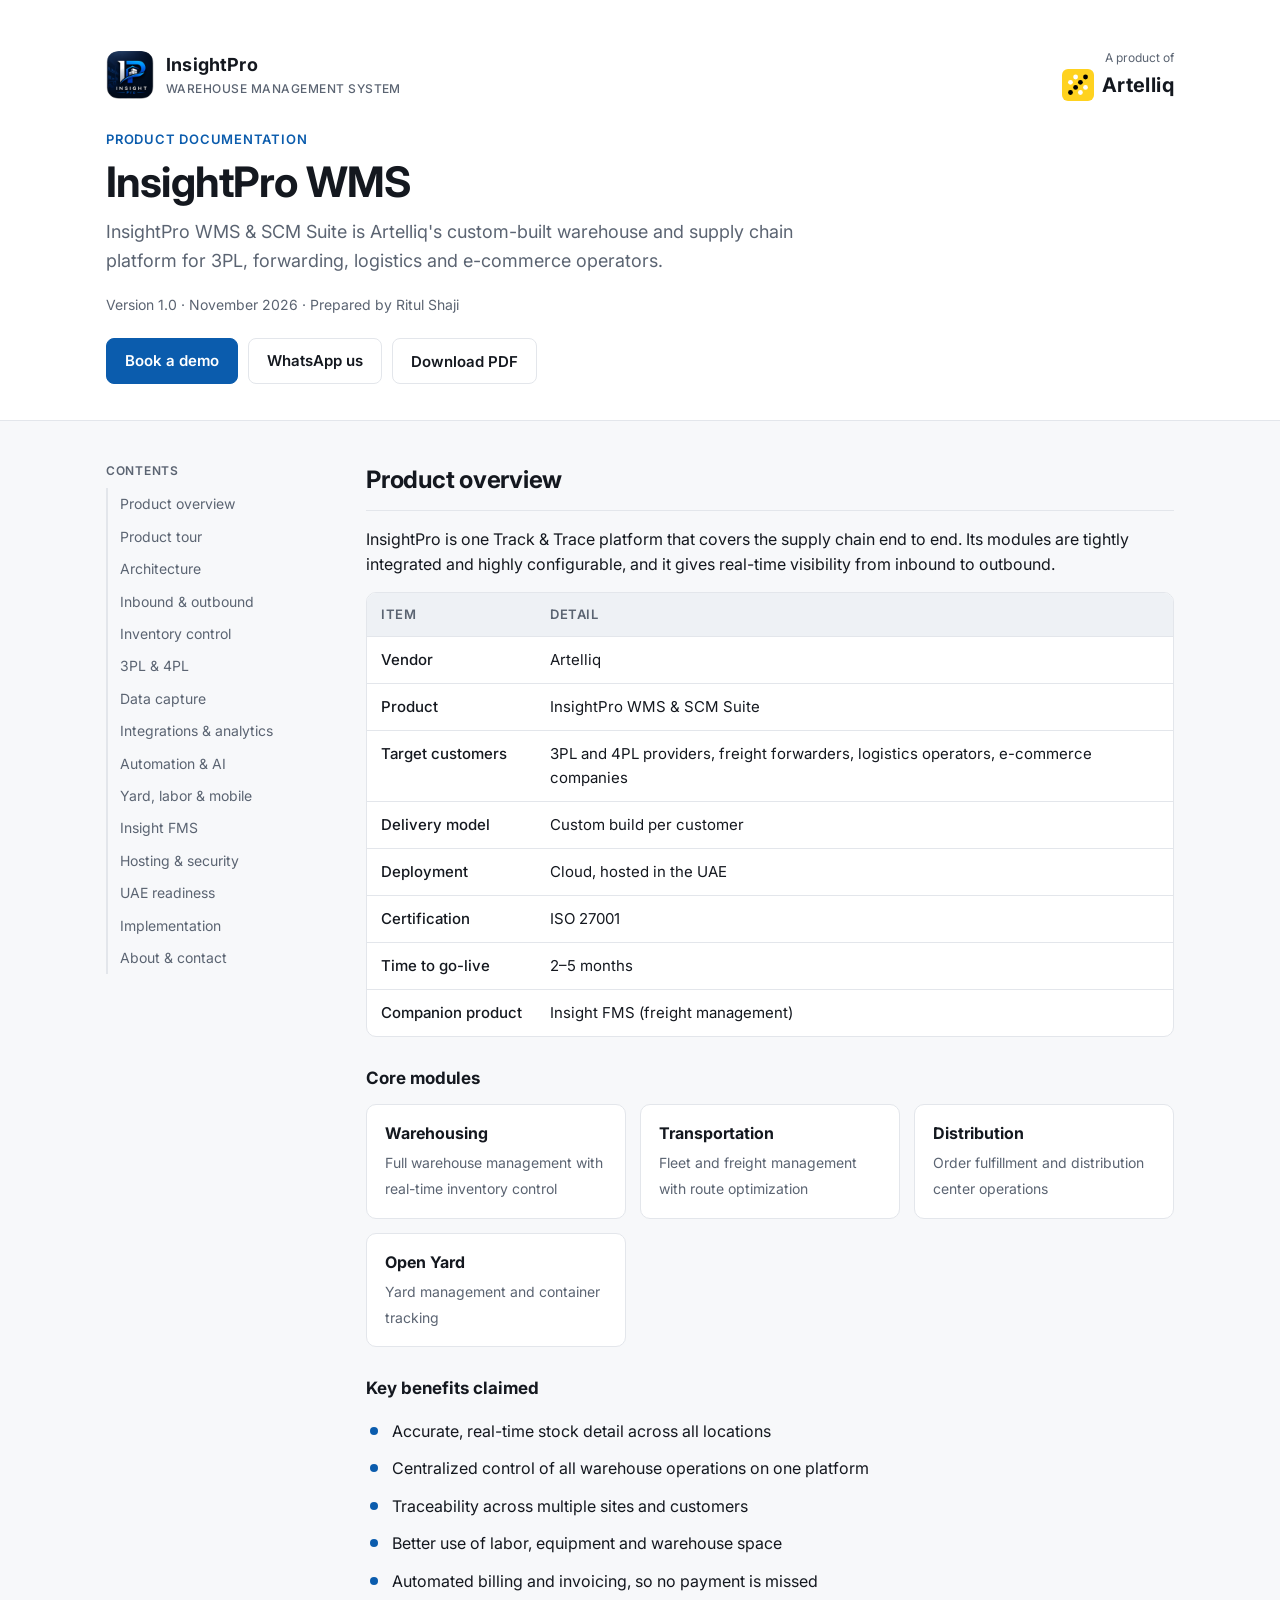
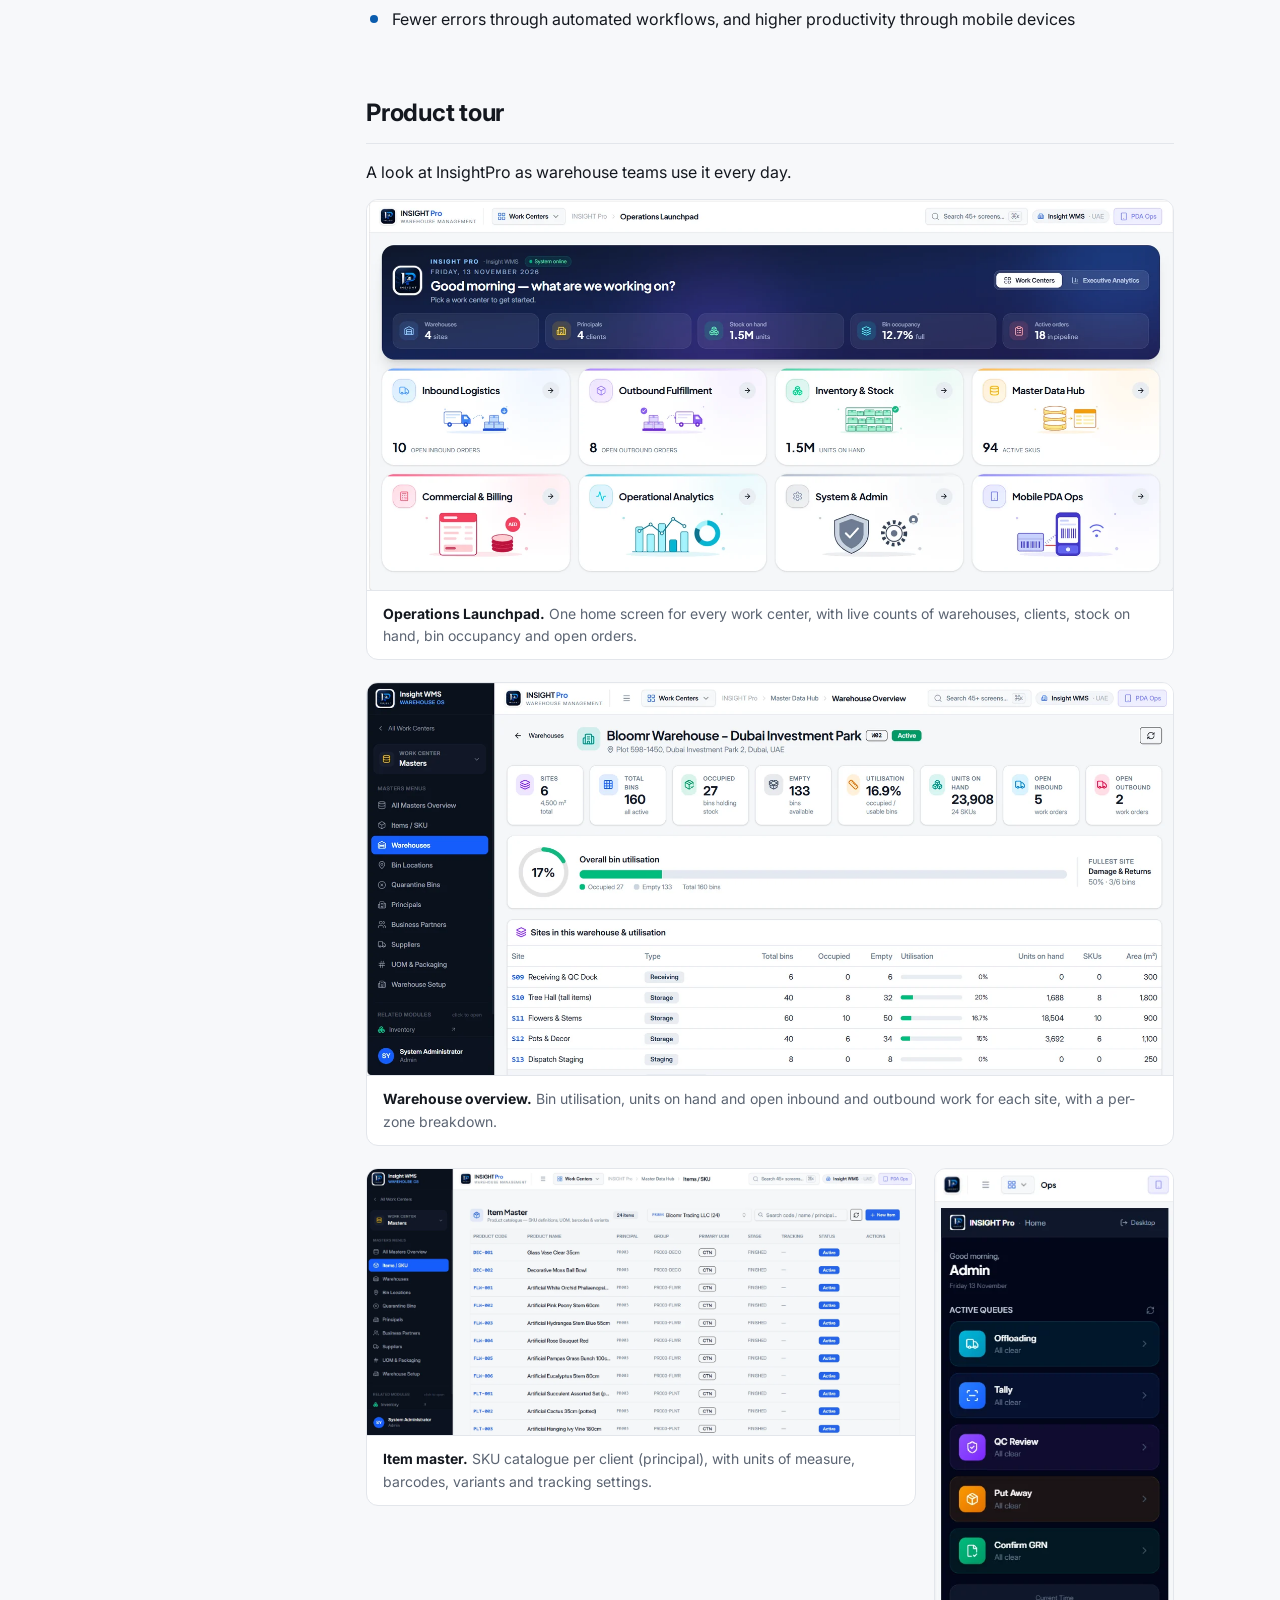
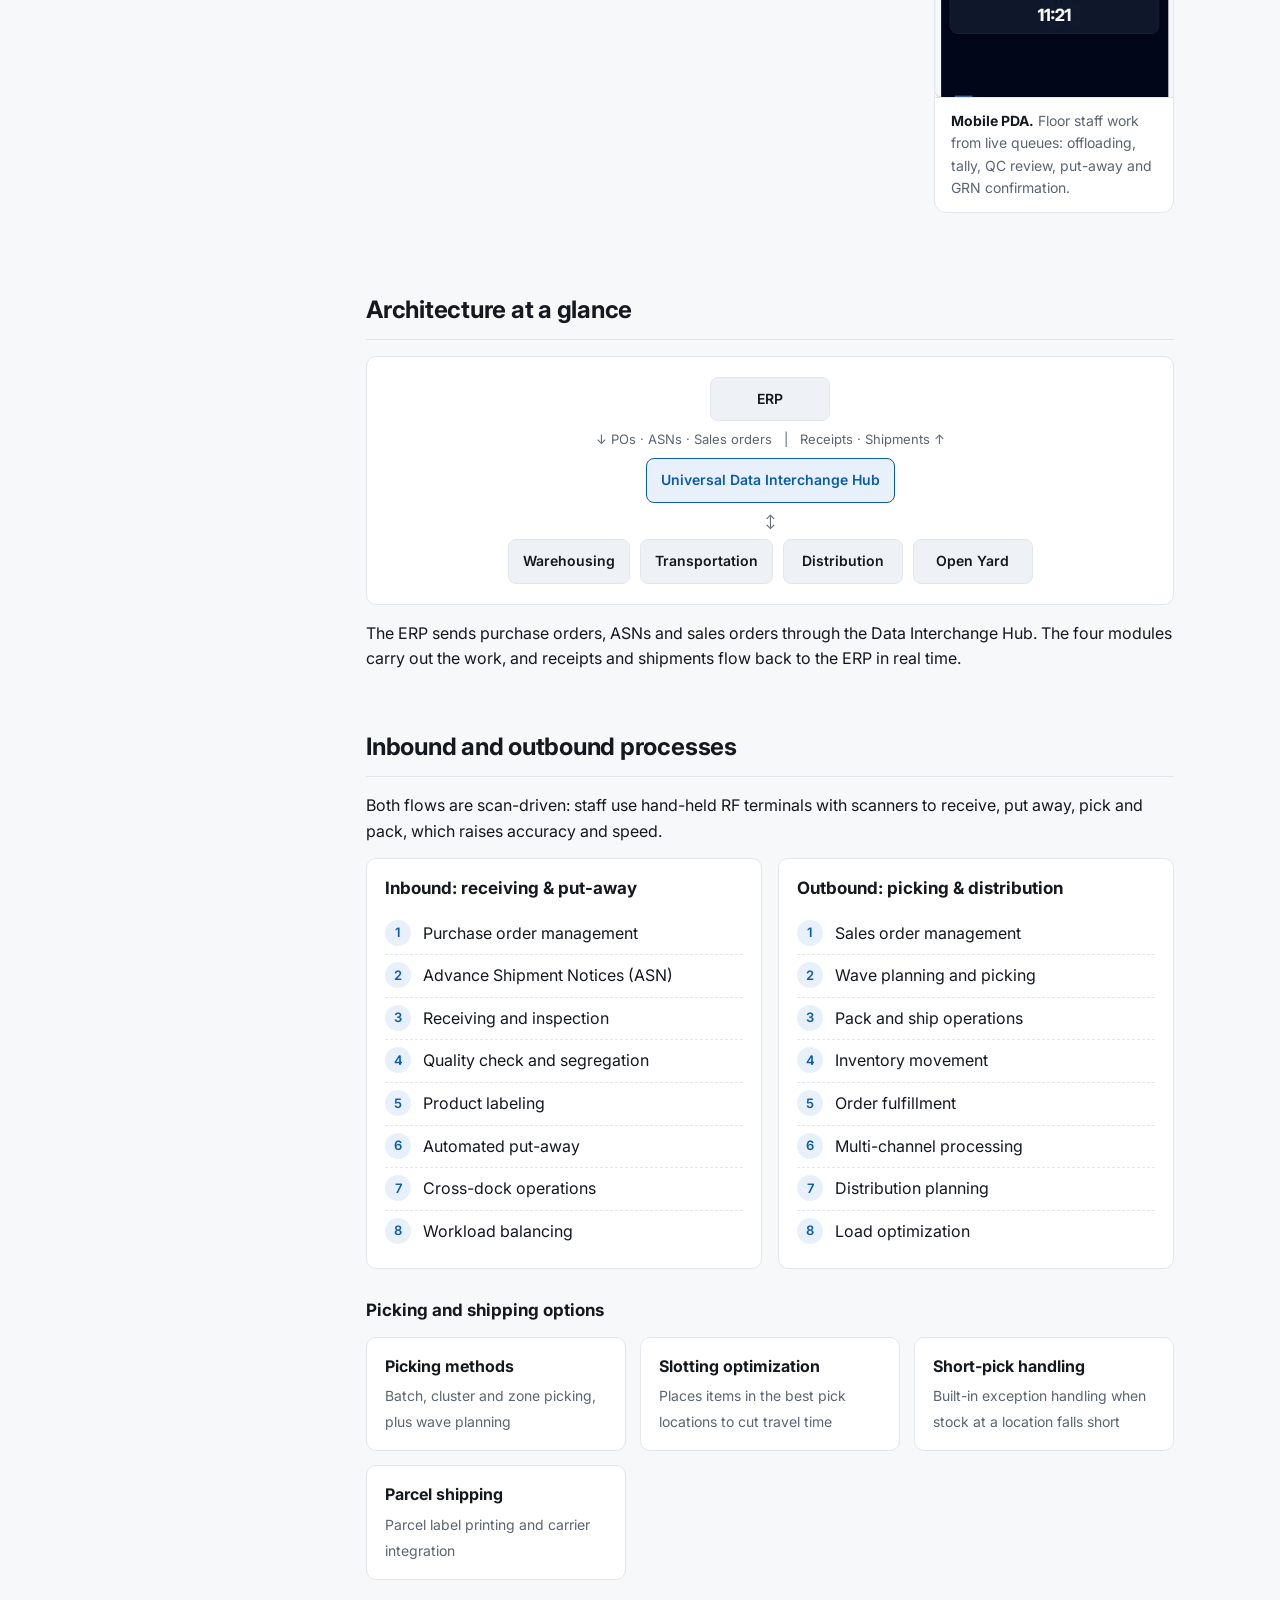
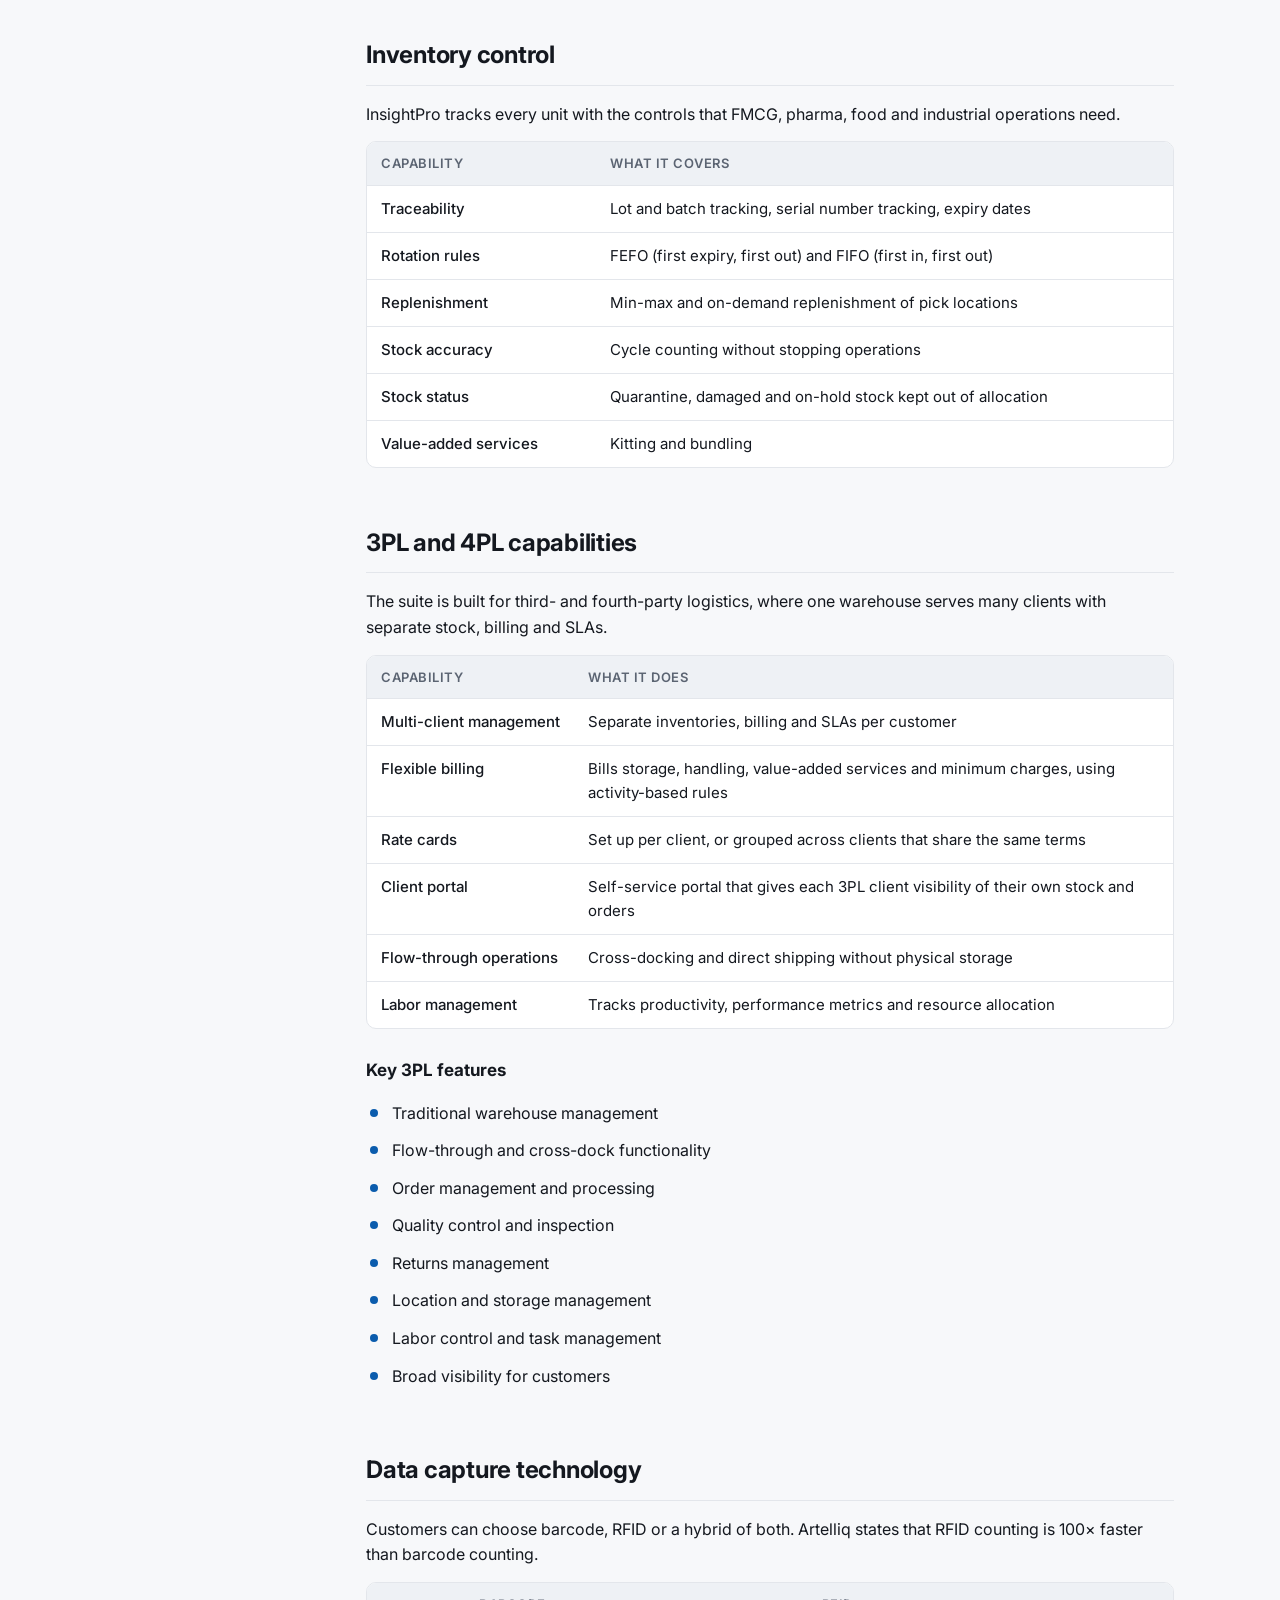
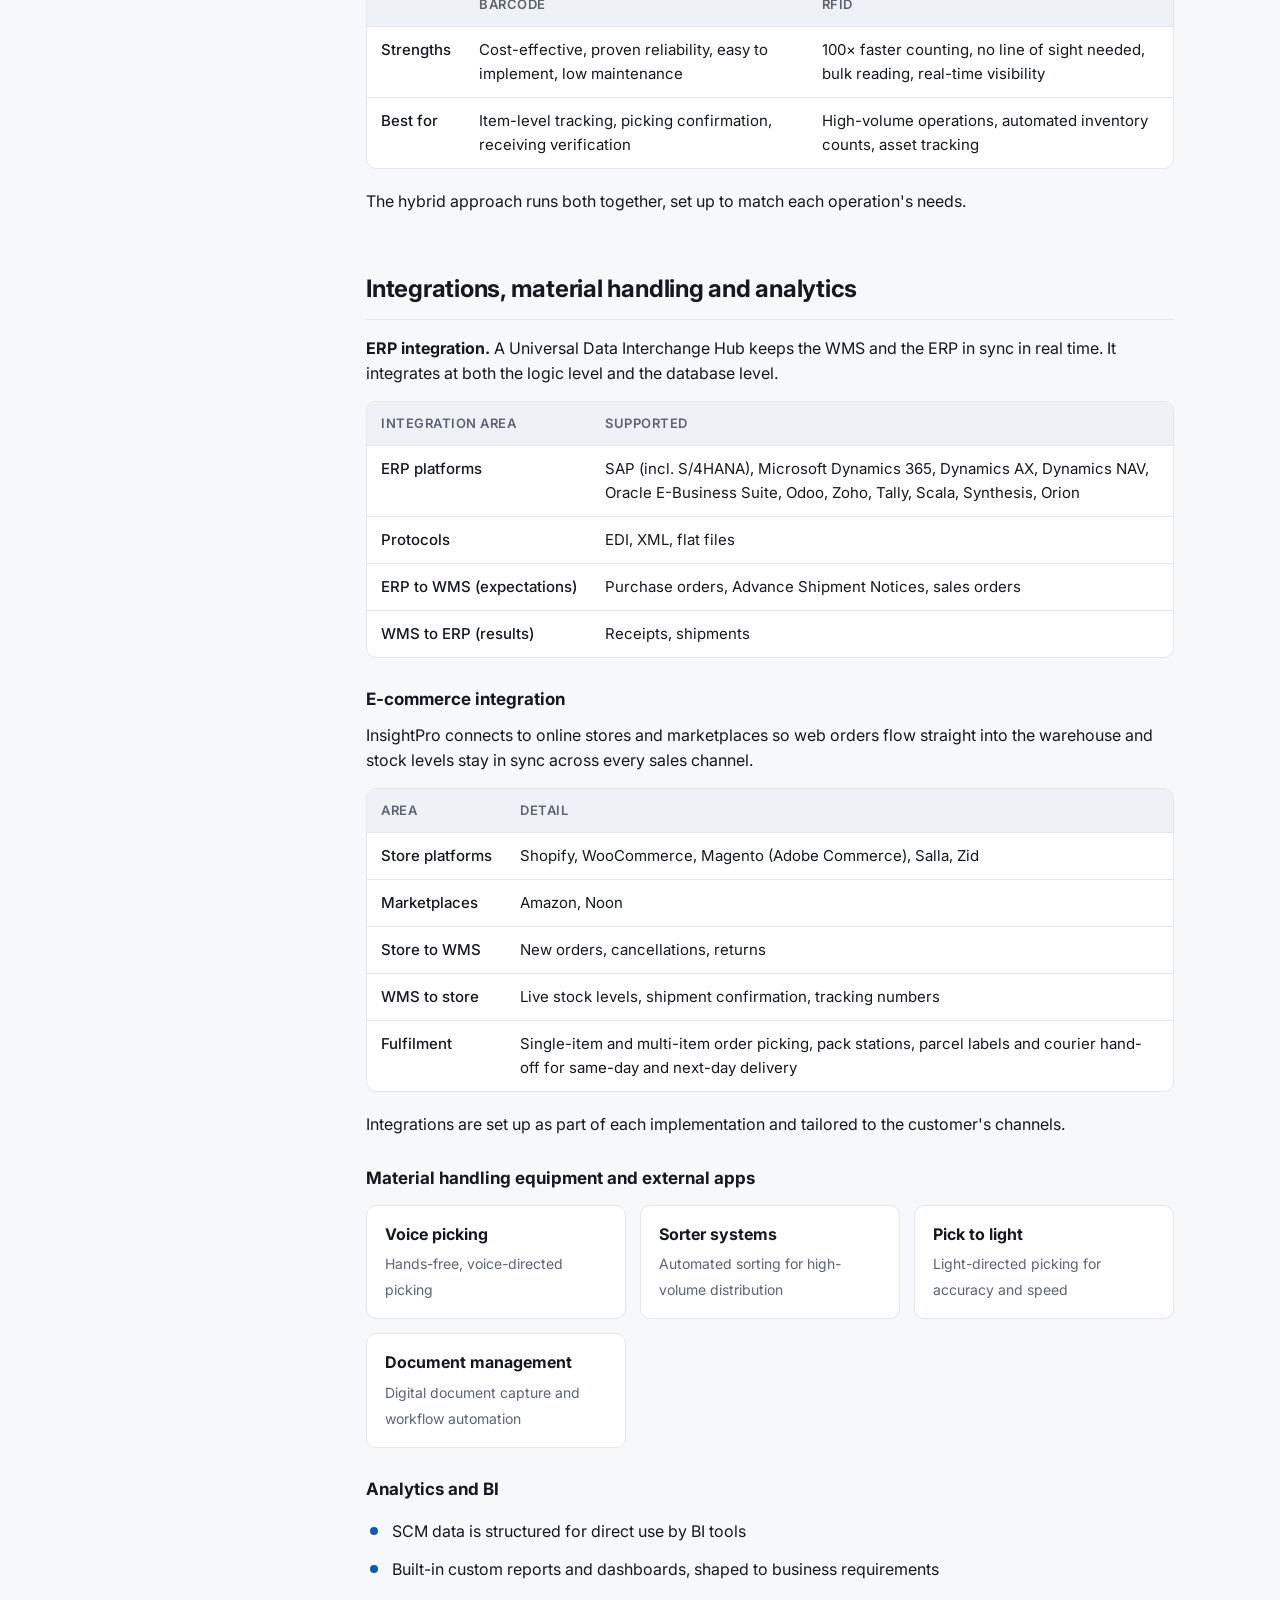
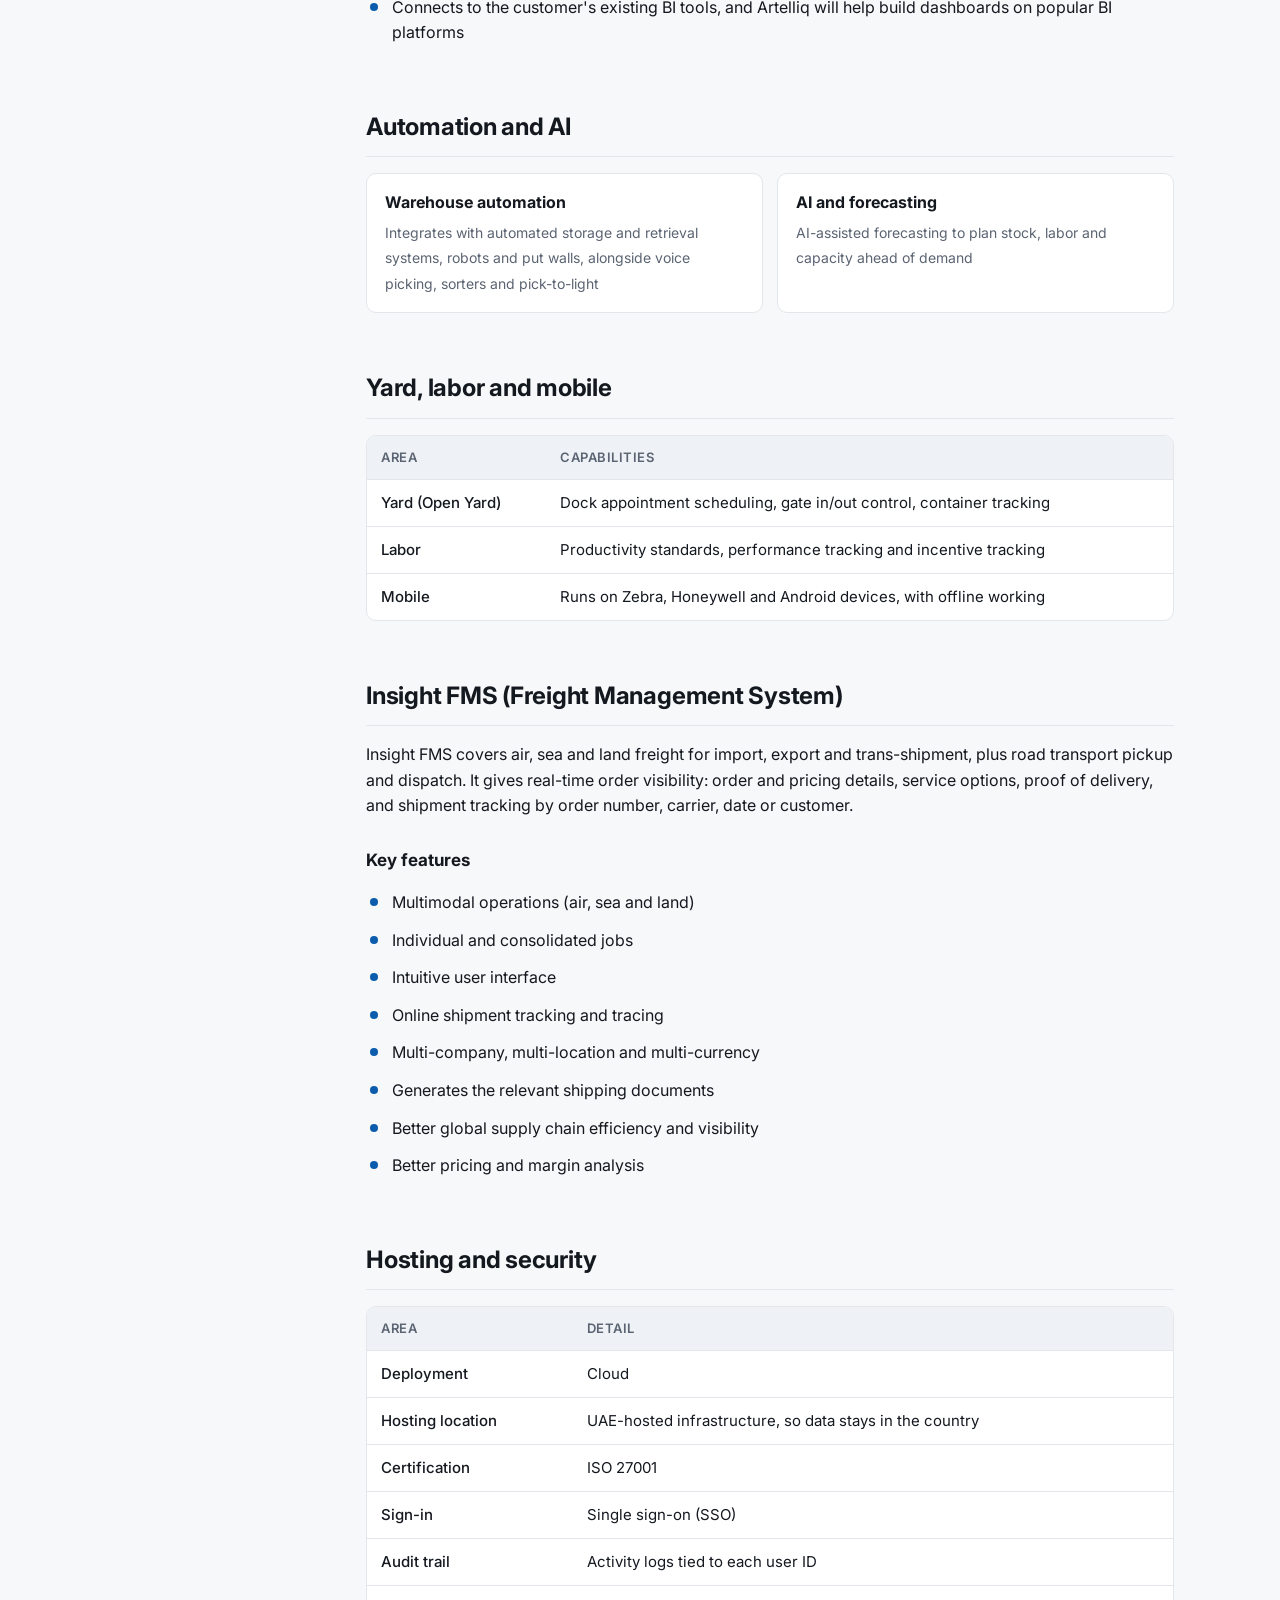
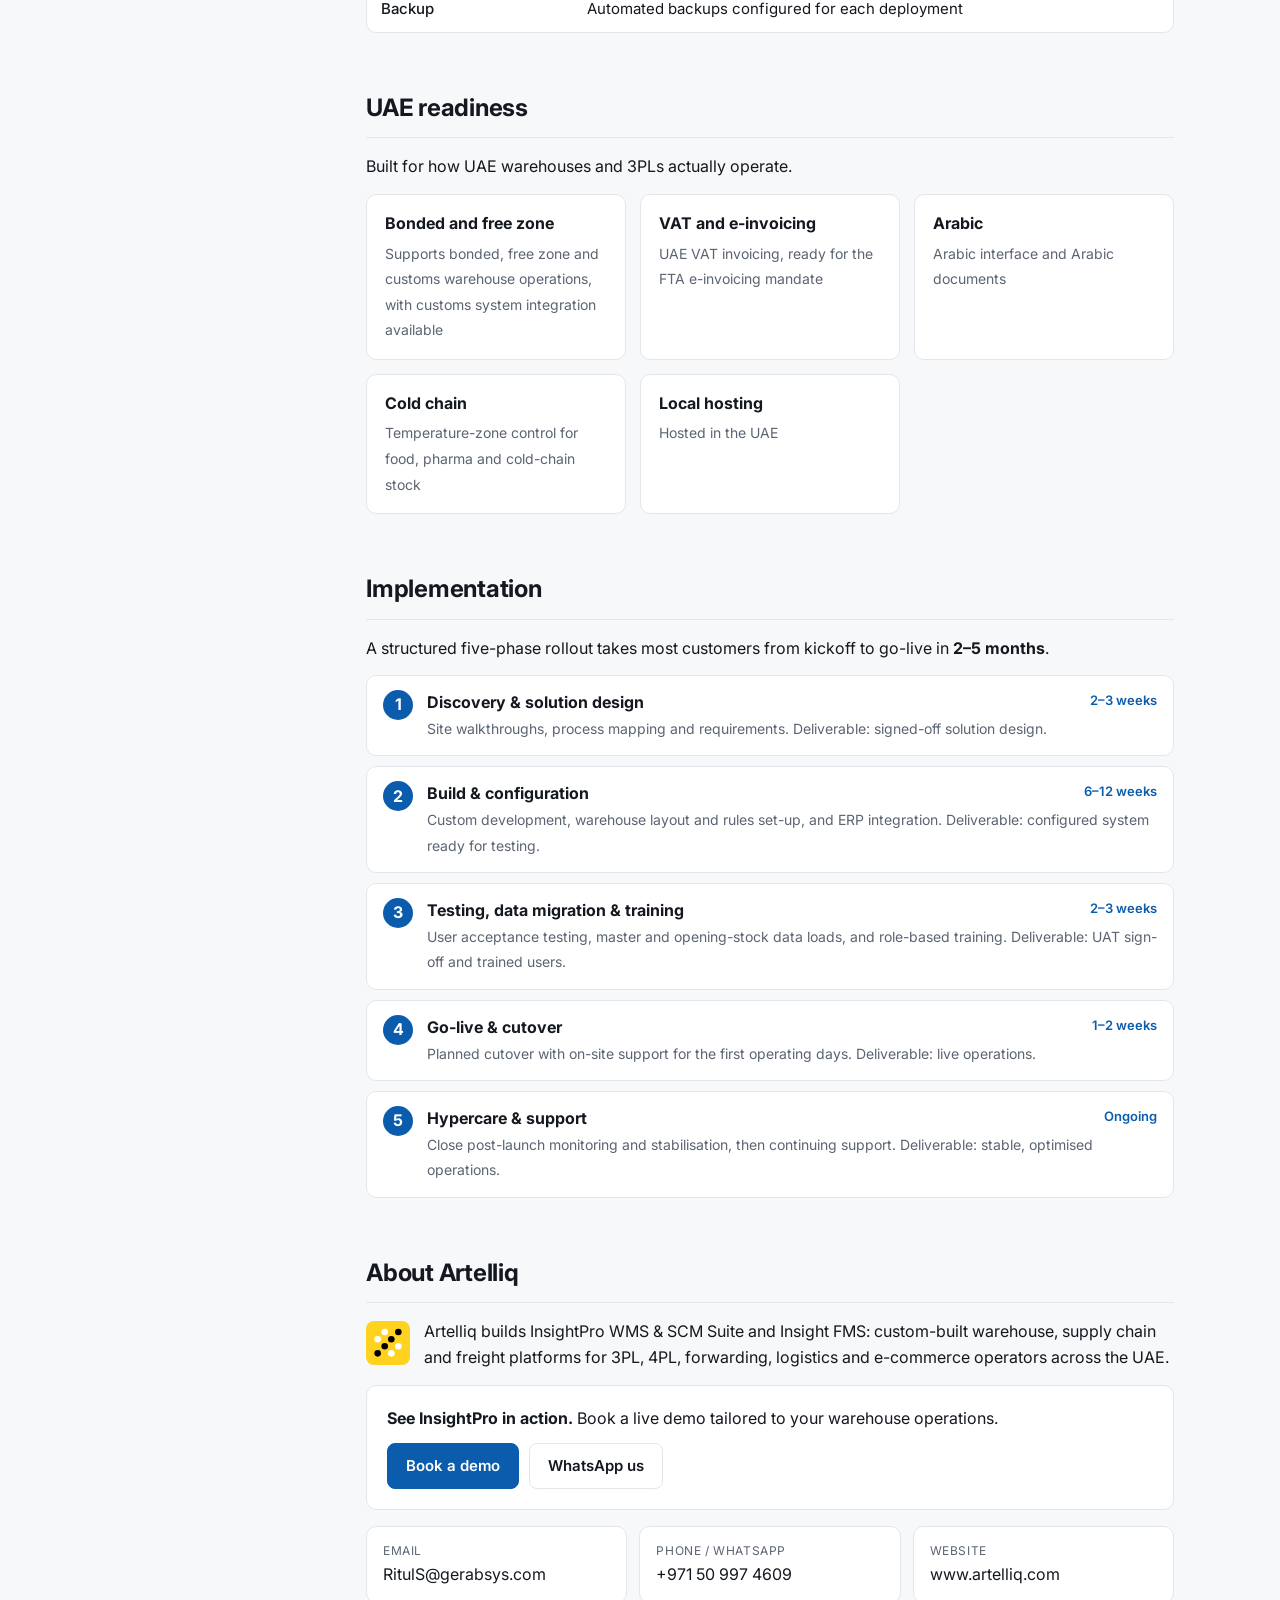
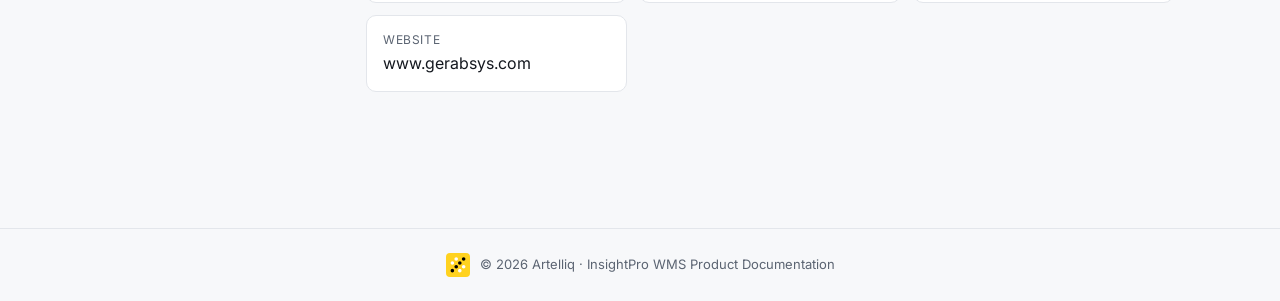
<file: insight-wms/index.html>
<!doctype html>
<html lang="en">
<head>
<meta charset="utf-8">
<meta name="viewport" content="width=device-width, initial-scale=1">
<title>InsightPro WMS Documentation</title>
<meta name="description" content="Product documentation for InsightPro WMS & SCM Suite and Insight FMS by Artelliq.">
<link rel="icon" type="image/png" href="assets/favicon.png">
<link rel="apple-touch-icon" href="assets/insightpro-icon.png">
<meta property="og:type" content="website">
<meta property="og:title" content="InsightPro WMS — Product Documentation">
<meta property="og:description" content="Warehouse and supply chain platform for 3PL, forwarding, logistics and e-commerce operators in the UAE. By Artelliq.">
<meta property="og:image" content="https://insight-wms-docs.vercel.app/assets/og.png">
<meta property="og:url" content="https://insight-wms-docs.vercel.app/">
<meta name="twitter:card" content="summary_large_image">
<link rel="preconnect" href="https://fonts.googleapis.com">
<link href="https://fonts.googleapis.com/css2?family=Inter:wght@400;500;600;700&display=swap" rel="stylesheet">
<style>
:root{
  --bg:#f7f8fa; --surface:#ffffff; --text:#14181f; --muted:#5b6472; --border:#e3e6eb;
  --accent:#0b5cad; --accent-soft:#e8f1fb; --chip:#eef1f5;
}
@media (prefers-color-scheme: dark){
  :root:not([data-theme="light"]){
    --bg:#0f1216; --surface:#171b21; --text:#e7eaef; --muted:#9aa3b1; --border:#2a3038;
    --accent:#6aa9ec; --accent-soft:#1a2a3d; --chip:#222831;
  }
}
:root[data-theme="dark"]{
  --bg:#0f1216; --surface:#171b21; --text:#e7eaef; --muted:#9aa3b1; --border:#2a3038;
  --accent:#6aa9ec; --accent-soft:#1a2a3d; --chip:#222831;
}
*{box-sizing:border-box}
html{scroll-behavior:smooth}
body{margin:0;background:var(--bg);color:var(--text);font:16px/1.6 Inter,system-ui,-apple-system,Segoe UI,Roboto,sans-serif;-webkit-font-smoothing:antialiased}
a{color:var(--accent)}
.wrap{max-width:1100px;margin:0 auto;padding:0 16px;display:grid;grid-template-columns:220px minmax(0,1fr);gap:40px}
header.hero{border-bottom:1px solid var(--border);background:var(--surface)}
header.hero .inner{max-width:1100px;margin:0 auto;padding:48px 16px 36px}
.eyebrow{font-size:13px;font-weight:600;letter-spacing:.06em;text-transform:uppercase;color:var(--accent)}
h1{font-size:clamp(28px,4.5vw,42px);line-height:1.15;margin:8px 0 12px;letter-spacing:-.02em}
.lede{font-size:18px;color:var(--muted);max-width:720px;margin:0}
.meta{margin-top:18px;font-size:14px;color:var(--muted)}
.brandbar{display:flex;align-items:center;justify-content:space-between;gap:16px;margin-bottom:28px}
.brand{display:flex;align-items:center;gap:12px;font-weight:700;font-size:18px;letter-spacing:.01em}
.brand img{width:48px;height:48px;border-radius:12px}
.brand small{display:block;font-weight:500;font-size:12px;color:var(--muted);letter-spacing:.04em;text-transform:uppercase}
.by{display:flex;align-items:center;gap:10px;font-size:12px;color:var(--muted);text-align:right}
.by{flex-direction:column;align-items:flex-end;gap:2px}
.artelliq{display:flex;align-items:center;gap:8px;font-size:20px;font-weight:700;letter-spacing:.02em;color:var(--text)}
.artelliq img{width:32px;height:32px;border-radius:6px}
.actions{display:flex;flex-wrap:wrap;gap:10px;margin-top:22px}
.btn{display:inline-flex;align-items:center;gap:8px;padding:10px 18px;border-radius:8px;font-weight:600;font-size:15px;text-decoration:none;border:1px solid var(--border);color:var(--text);background:var(--surface);cursor:pointer;font-family:inherit}
.btn.primary{background:#0b5cad;border-color:#0b5cad;color:#fff}
.btn:hover{filter:brightness(1.08)}
.shot{margin:0 0 22px;background:var(--surface);border:1px solid var(--border);border-radius:12px;overflow:hidden}
.shot img{display:block;width:100%;height:auto}
.shot figcaption{padding:12px 16px;font-size:14px;color:var(--muted);border-top:1px solid var(--border)}
.shot figcaption b{color:var(--text)}
.tour-split{display:grid;grid-template-columns:minmax(0,1fr) 240px;gap:18px;align-items:start}
.phases{list-style:none;padding:0;margin:12px 0 16px;counter-reset:ph}
.phases li{counter-increment:ph;position:relative;padding:14px 16px 14px 60px;background:var(--surface);border:1px solid var(--border);border-radius:10px;margin-bottom:10px}
.phases li::before{content:counter(ph);position:absolute;left:16px;top:14px;width:30px;height:30px;border-radius:50%;background:var(--accent);color:#fff;font-weight:700;display:grid;place-items:center}
.phases b{display:block}
.phases .dur{float:right;font-size:13px;font-weight:600;color:var(--accent);margin-left:8px}
.phases span.d{color:var(--muted);font-size:14px}
.contact-grid{display:grid;grid-template-columns:repeat(auto-fit,minmax(200px,1fr));gap:12px;margin-top:16px}
.contact-grid a{display:block;background:var(--surface);border:1px solid var(--border);border-radius:10px;padding:14px 16px;text-decoration:none;color:var(--text)}
.contact-grid a small{display:block;color:var(--muted);font-size:12px;text-transform:uppercase;letter-spacing:.05em;margin-bottom:2px}
.about{display:flex;gap:20px;align-items:flex-start;background:var(--surface);border:1px solid var(--border);border-radius:10px;padding:20px}
.about img{width:64px;height:auto;flex:none}
.foot{display:flex;align-items:center;justify-content:center;gap:10px}
.foot img{width:24px;height:auto}
nav.toc{position:sticky;top:24px;align-self:start;padding-top:40px;font-size:14px}
nav.toc .label{font-weight:600;color:var(--muted);font-size:12px;text-transform:uppercase;letter-spacing:.06em;margin-bottom:8px}
nav.toc a{display:block;color:var(--muted);text-decoration:none;padding:5px 0 5px 12px;border-left:2px solid var(--border)}
nav.toc a:hover{color:var(--text);border-left-color:var(--accent)}
main{padding:40px 0 80px;min-width:0}
section{margin-bottom:56px;scroll-margin-top:24px}
h2{font-size:24px;letter-spacing:-.01em;margin:0 0 16px;padding-bottom:10px;border-bottom:1px solid var(--border)}
h3{font-size:17px;margin:28px 0 10px}
p{margin:0 0 14px}
.table-wrap{overflow-x:auto;border:1px solid var(--border);border-radius:10px;background:var(--surface);margin:12px 0 20px}
table{border-collapse:collapse;width:100%;font-size:15px}
th,td{text-align:left;padding:11px 14px;border-bottom:1px solid var(--border);vertical-align:top}
tr:last-child td{border-bottom:none}
th{background:var(--chip);font-weight:600;font-size:13px;text-transform:uppercase;letter-spacing:.04em;color:var(--muted)}
td:first-child{font-weight:500;white-space:nowrap}
.cards{display:grid;grid-template-columns:repeat(auto-fit,minmax(220px,1fr));gap:14px;margin:12px 0 20px}
.card{background:var(--surface);border:1px solid var(--border);border-radius:10px;padding:16px 18px}
.card strong{display:block;margin-bottom:4px}
.card span{color:var(--muted);font-size:14px}
ul.check{list-style:none;padding:0;margin:0 0 16px}
ul.check li{padding:6px 0 6px 26px;position:relative}
ul.check li::before{content:"";position:absolute;left:4px;top:14px;width:8px;height:8px;border-radius:50%;background:var(--accent)}
.flows{display:grid;grid-template-columns:repeat(auto-fit,minmax(260px,1fr));gap:16px}
ol.steps{counter-reset:s;list-style:none;padding:0;margin:0}
ol.steps li{counter-increment:s;padding:8px 0 8px 38px;position:relative;border-bottom:1px dashed var(--border)}
ol.steps li:last-child{border-bottom:none}
ol.steps li::before{content:counter(s);position:absolute;left:0;top:7px;width:26px;height:26px;border-radius:50%;background:var(--accent-soft);color:var(--accent);font-weight:600;font-size:13px;display:grid;place-items:center}
.diagram{background:var(--surface);border:1px solid var(--border);border-radius:10px;padding:20px;margin:12px 0 16px}
.dg-row{display:flex;justify-content:center;gap:10px;flex-wrap:wrap}
.dg-box{border:1px solid var(--border);background:var(--chip);border-radius:8px;padding:10px 14px;font-weight:600;font-size:14px;text-align:center;min-width:120px}
.dg-box.primary{background:var(--accent-soft);border-color:var(--accent);color:var(--accent)}
.dg-arrow{text-align:center;color:var(--muted);font-size:13px;padding:8px 0}
.callout{background:var(--accent-soft);border-left:3px solid var(--accent);padding:12px 16px;border-radius:6px;font-size:15px;margin:12px 0 16px}
.timeline{display:grid;grid-template-columns:repeat(auto-fit,minmax(150px,1fr));gap:10px;margin:12px 0}
.tl{background:var(--surface);border:1px solid var(--border);border-radius:10px;padding:14px}
.tl b{display:block;font-size:13px;color:var(--accent)}
.tl span{font-size:14px;color:var(--muted)}
ol.assume{padding-left:20px}
ol.assume li{margin-bottom:10px}
footer{border-top:1px solid var(--border);color:var(--muted);font-size:13px;text-align:center;padding:24px 16px}
@media print{
  .actions{display:none}
  nav.toc{display:none} .wrap{display:block} header.hero{border:none}
  section{break-inside:avoid-page} .card,.table-wrap{break-inside:avoid}
}
@media (max-width:820px){
  .by span{display:none}
  .about{flex-direction:column}
  .tour-split{grid-template-columns:1fr}
  .tour-split .shot.mobile{max-width:260px}
  .wrap{grid-template-columns:1fr;gap:0}
  nav.toc{display:none}
  td:first-child{white-space:normal}
}
</style>
</head>
<body>
<header class="hero"><div class="inner">
  <div class="brandbar">
    <div class="brand"><img src="assets/insightpro-icon.png" alt="InsightPro logo"><div>InsightPro<small>Warehouse Management System</small></div></div>
    <div class="by"><span>A product of</span><div class="artelliq"><img src="assets/artelliq-logo.svg" alt="">Artelliq</div></div>
  </div>
  <div class="eyebrow">Product Documentation</div>
  <h1>InsightPro WMS</h1>
  <p class="lede">InsightPro WMS &amp; SCM Suite is Artelliq's custom-built warehouse and supply chain platform for 3PL, forwarding, logistics and e-commerce operators.</p>
  <div class="meta">Version 1.0 · November 2026 · Prepared by Ritul Shaji</div>
  <div class="actions">
    <a class="btn primary" href="mailto:RitulS@gerabsys.com?subject=InsightPro%20WMS%20demo%20request">Book a demo</a>
    <a class="btn" href="https://wa.me/971509974609?text=Hi%2C%20I%27d%20like%20to%20know%20more%20about%20InsightPro%20WMS" target="_blank" rel="noopener">WhatsApp us</a>
    <button class="btn" type="button" onclick="window.print()">Download PDF</button>
  </div>
</div></header>

<div class="wrap">
<nav class="toc" aria-label="Contents">
  <div class="label">Contents</div>
  <a href="#overview">Product overview</a>
  <a href="#tour">Product tour</a>
  <a href="#architecture">Architecture</a>
  <a href="#flows">Inbound &amp; outbound</a>
  <a href="#inventory">Inventory control</a>
  <a href="#3pl">3PL &amp; 4PL</a>
  <a href="#capture">Data capture</a>
  <a href="#integrations">Integrations &amp; analytics</a>
  <a href="#automation">Automation &amp; AI</a>
  <a href="#operations">Yard, labor &amp; mobile</a>
  <a href="#fms">Insight FMS</a>
  <a href="#security">Hosting &amp; security</a>
  <a href="#uae">UAE readiness</a>
  <a href="#implementation">Implementation</a>
  <a href="#contact">About &amp; contact</a>
</nav>

<main>
<section id="overview">
  <h2>Product overview</h2>
  <p>InsightPro is one Track &amp; Trace platform that covers the supply chain end to end. Its modules are tightly integrated and highly configurable, and it gives real-time visibility from inbound to outbound.</p>
  <div class="table-wrap"><table>
    <thead><tr><th>Item</th><th>Detail</th></tr></thead>
    <tbody>
      <tr><td>Vendor</td><td>Artelliq</td></tr>
      <tr><td>Product</td><td>InsightPro WMS &amp; SCM Suite</td></tr>
      <tr><td>Target customers</td><td>3PL and 4PL providers, freight forwarders, logistics operators, e-commerce companies</td></tr>
      <tr><td>Delivery model</td><td>Custom build per customer</td></tr>
      <tr><td>Deployment</td><td>Cloud, hosted in the UAE</td></tr>
      <tr><td>Certification</td><td>ISO 27001</td></tr>
      <tr><td>Time to go-live</td><td>2–5 months</td></tr>
      <tr><td>Companion product</td><td>Insight FMS (freight management)</td></tr>
    </tbody>
  </table></div>
  <h3>Core modules</h3>
  <div class="cards">
    <div class="card"><strong>Warehousing</strong><span>Full warehouse management with real-time inventory control</span></div>
    <div class="card"><strong>Transportation</strong><span>Fleet and freight management with route optimization</span></div>
    <div class="card"><strong>Distribution</strong><span>Order fulfillment and distribution center operations</span></div>
    <div class="card"><strong>Open Yard</strong><span>Yard management and container tracking</span></div>
  </div>
  <h3>Key benefits claimed</h3>
  <ul class="check">
    <li>Accurate, real-time stock detail across all locations</li>
    <li>Centralized control of all warehouse operations on one platform</li>
    <li>Traceability across multiple sites and customers</li>
    <li>Better use of labor, equipment and warehouse space</li>
    <li>Automated billing and invoicing, so no payment is missed</li>
    <li>Fewer errors through automated workflows, and higher productivity through mobile devices</li>
  </ul>
</section>

<section id="tour">
  <h2>Product tour</h2>
  <p>A look at InsightPro as warehouse teams use it every day.</p>
  <figure class="shot"><img src="assets/tour-launchpad.webp" alt="InsightPro Operations Launchpad" loading="lazy"><figcaption><b>Operations Launchpad.</b> One home screen for every work center, with live counts of warehouses, clients, stock on hand, bin occupancy and open orders.</figcaption></figure>
  <figure class="shot"><img src="assets/tour-warehouse.webp" alt="Warehouse overview with bin utilisation" loading="lazy"><figcaption><b>Warehouse overview.</b> Bin utilisation, units on hand and open inbound and outbound work for each site, with a per-zone breakdown.</figcaption></figure>
  <div class="tour-split">
    <figure class="shot"><img src="assets/tour-items.webp" alt="Item master catalogue" loading="lazy"><figcaption><b>Item master.</b> SKU catalogue per client (principal), with units of measure, barcodes, variants and tracking settings.</figcaption></figure>
    <figure class="shot mobile"><img src="assets/tour-mobile.webp" alt="Mobile PDA operations screen" loading="lazy"><figcaption><b>Mobile PDA.</b> Floor staff work from live queues: offloading, tally, QC review, put-away and GRN confirmation.</figcaption></figure>
  </div>
</section>

<section id="architecture">
  <h2>Architecture at a glance</h2>
  <div class="diagram" role="img" aria-label="ERP connects through the Data Interchange Hub to four modules">
    <div class="dg-row"><div class="dg-box">ERP</div></div>
    <div class="dg-arrow">↓ POs · ASNs · Sales orders &nbsp;&nbsp;|&nbsp;&nbsp; Receipts · Shipments ↑</div>
    <div class="dg-row"><div class="dg-box primary">Universal Data Interchange Hub</div></div>
    <div class="dg-arrow">↕</div>
    <div class="dg-row">
      <div class="dg-box">Warehousing</div><div class="dg-box">Transportation</div><div class="dg-box">Distribution</div><div class="dg-box">Open Yard</div>
    </div>
  </div>
  <p>The ERP sends purchase orders, ASNs and sales orders through the Data Interchange Hub. The four modules carry out the work, and receipts and shipments flow back to the ERP in real time.</p>
</section>

<section id="flows">
  <h2>Inbound and outbound processes</h2>
  <p>Both flows are scan-driven: staff use hand-held RF terminals with scanners to receive, put away, pick and pack, which raises accuracy and speed.</p>
  <div class="flows">
    <div class="card">
      <h3 style="margin-top:0">Inbound: receiving &amp; put-away</h3>
      <ol class="steps">
        <li>Purchase order management</li><li>Advance Shipment Notices (ASN)</li><li>Receiving and inspection</li><li>Quality check and segregation</li>
        <li>Product labeling</li><li>Automated put-away</li><li>Cross-dock operations</li><li>Workload balancing</li>
      </ol>
    </div>
    <div class="card">
      <h3 style="margin-top:0">Outbound: picking &amp; distribution</h3>
      <ol class="steps">
        <li>Sales order management</li><li>Wave planning and picking</li><li>Pack and ship operations</li><li>Inventory movement</li>
        <li>Order fulfillment</li><li>Multi-channel processing</li><li>Distribution planning</li><li>Load optimization</li>
      </ol>
    </div>
  </div>
  <h3>Picking and shipping options</h3>
  <div class="cards">
    <div class="card"><strong>Picking methods</strong><span>Batch, cluster and zone picking, plus wave planning</span></div>
    <div class="card"><strong>Slotting optimization</strong><span>Places items in the best pick locations to cut travel time</span></div>
    <div class="card"><strong>Short-pick handling</strong><span>Built-in exception handling when stock at a location falls short</span></div>
    <div class="card"><strong>Parcel shipping</strong><span>Parcel label printing and carrier integration</span></div>
  </div>
</section>

<section id="inventory">
  <h2>Inventory control</h2>
  <p>InsightPro tracks every unit with the controls that FMCG, pharma, food and industrial operations need.</p>
  <div class="table-wrap"><table>
    <thead><tr><th>Capability</th><th>What it covers</th></tr></thead>
    <tbody>
      <tr><td>Traceability</td><td>Lot and batch tracking, serial number tracking, expiry dates</td></tr>
      <tr><td>Rotation rules</td><td>FEFO (first expiry, first out) and FIFO (first in, first out)</td></tr>
      <tr><td>Replenishment</td><td>Min-max and on-demand replenishment of pick locations</td></tr>
      <tr><td>Stock accuracy</td><td>Cycle counting without stopping operations</td></tr>
      <tr><td>Stock status</td><td>Quarantine, damaged and on-hold stock kept out of allocation</td></tr>
      <tr><td>Value-added services</td><td>Kitting and bundling</td></tr>
    </tbody>
  </table></div>
</section>

<section id="3pl">
  <h2>3PL and 4PL capabilities</h2>
  <p>The suite is built for third- and fourth-party logistics, where one warehouse serves many clients with separate stock, billing and SLAs.</p>
  <div class="table-wrap"><table>
    <thead><tr><th>Capability</th><th>What it does</th></tr></thead>
    <tbody>
      <tr><td>Multi-client management</td><td>Separate inventories, billing and SLAs per customer</td></tr>
      <tr><td>Flexible billing</td><td>Bills storage, handling, value-added services and minimum charges, using activity-based rules</td></tr>
      <tr><td>Rate cards</td><td>Set up per client, or grouped across clients that share the same terms</td></tr>
      <tr><td>Client portal</td><td>Self-service portal that gives each 3PL client visibility of their own stock and orders</td></tr>
      <tr><td>Flow-through operations</td><td>Cross-docking and direct shipping without physical storage</td></tr>
      <tr><td>Labor management</td><td>Tracks productivity, performance metrics and resource allocation</td></tr>
    </tbody>
  </table></div>
  <h3>Key 3PL features</h3>
  <ul class="check">
    <li>Traditional warehouse management</li><li>Flow-through and cross-dock functionality</li><li>Order management and processing</li><li>Quality control and inspection</li>
    <li>Returns management</li><li>Location and storage management</li><li>Labor control and task management</li><li>Broad visibility for customers</li>
  </ul>
</section>

<section id="capture">
  <h2>Data capture technology</h2>
  <p>Customers can choose barcode, RFID or a hybrid of both. Artelliq states that RFID counting is 100× faster than barcode counting.</p>
  <div class="table-wrap"><table>
    <thead><tr><th></th><th>Barcode</th><th>RFID</th></tr></thead>
    <tbody>
      <tr><td>Strengths</td><td>Cost-effective, proven reliability, easy to implement, low maintenance</td><td>100× faster counting, no line of sight needed, bulk reading, real-time visibility</td></tr>
      <tr><td>Best for</td><td>Item-level tracking, picking confirmation, receiving verification</td><td>High-volume operations, automated inventory counts, asset tracking</td></tr>
    </tbody>
  </table></div>
  <p>The hybrid approach runs both together, set up to match each operation's needs.</p>
</section>

<section id="integrations">
  <h2>Integrations, material handling and analytics</h2>
  <p><strong>ERP integration.</strong> A Universal Data Interchange Hub keeps the WMS and the ERP in sync in real time. It integrates at both the logic level and the database level.</p>
  <div class="table-wrap"><table>
    <thead><tr><th>Integration area</th><th>Supported</th></tr></thead>
    <tbody>
      <tr><td>ERP platforms</td><td>SAP (incl. S/4HANA), Microsoft Dynamics 365, Dynamics AX, Dynamics NAV, Oracle E-Business Suite, Odoo, Zoho, Tally, Scala, Synthesis, Orion</td></tr>
      <tr><td>Protocols</td><td>EDI, XML, flat files</td></tr>
      <tr><td>ERP to WMS (expectations)</td><td>Purchase orders, Advance Shipment Notices, sales orders</td></tr>
      <tr><td>WMS to ERP (results)</td><td>Receipts, shipments</td></tr>
    </tbody>
  </table></div>
  <h3>E-commerce integration</h3>
  <p>InsightPro connects to online stores and marketplaces so web orders flow straight into the warehouse and stock levels stay in sync across every sales channel.</p>
  <div class="table-wrap"><table>
    <thead><tr><th>Area</th><th>Detail</th></tr></thead>
    <tbody>
      <tr><td>Store platforms</td><td>Shopify, WooCommerce, Magento (Adobe Commerce), Salla, Zid</td></tr>
      <tr><td>Marketplaces</td><td>Amazon, Noon</td></tr>
      <tr><td>Store to WMS</td><td>New orders, cancellations, returns</td></tr>
      <tr><td>WMS to store</td><td>Live stock levels, shipment confirmation, tracking numbers</td></tr>
      <tr><td>Fulfilment</td><td>Single-item and multi-item order picking, pack stations, parcel labels and courier hand-off for same-day and next-day delivery</td></tr>
    </tbody>
  </table></div>
  <p>Integrations are set up as part of each implementation and tailored to the customer's channels.</p>
  <h3>Material handling equipment and external apps</h3>
  <div class="cards">
    <div class="card"><strong>Voice picking</strong><span>Hands-free, voice-directed picking</span></div>
    <div class="card"><strong>Sorter systems</strong><span>Automated sorting for high-volume distribution</span></div>
    <div class="card"><strong>Pick to light</strong><span>Light-directed picking for accuracy and speed</span></div>
    <div class="card"><strong>Document management</strong><span>Digital document capture and workflow automation</span></div>
  </div>
  <h3>Analytics and BI</h3>
  <ul class="check">
    <li>SCM data is structured for direct use by BI tools</li>
    <li>Built-in custom reports and dashboards, shaped to business requirements</li>
    <li>Connects to the customer's existing BI tools, and Artelliq will help build dashboards on popular BI platforms</li>
  </ul>
</section>

<section id="automation">
  <h2>Automation and AI</h2>
  <div class="cards">
    <div class="card"><strong>Warehouse automation</strong><span>Integrates with automated storage and retrieval systems, robots and put walls, alongside voice picking, sorters and pick-to-light</span></div>
    <div class="card"><strong>AI and forecasting</strong><span>AI-assisted forecasting to plan stock, labor and capacity ahead of demand</span></div>
  </div>
</section>

<section id="operations">
  <h2>Yard, labor and mobile</h2>
  <div class="table-wrap"><table>
    <thead><tr><th>Area</th><th>Capabilities</th></tr></thead>
    <tbody>
      <tr><td>Yard (Open Yard)</td><td>Dock appointment scheduling, gate in/out control, container tracking</td></tr>
      <tr><td>Labor</td><td>Productivity standards, performance tracking and incentive tracking</td></tr>
      <tr><td>Mobile</td><td>Runs on Zebra, Honeywell and Android devices, with offline working</td></tr>
    </tbody>
  </table></div>
</section>

<section id="fms">
  <h2>Insight FMS (Freight Management System)</h2>
  <p>Insight FMS covers air, sea and land freight for import, export and trans-shipment, plus road transport pickup and dispatch. It gives real-time order visibility: order and pricing details, service options, proof of delivery, and shipment tracking by order number, carrier, date or customer.</p>
  <h3>Key features</h3>
  <ul class="check">
    <li>Multimodal operations (air, sea and land)</li><li>Individual and consolidated jobs</li><li>Intuitive user interface</li><li>Online shipment tracking and tracing</li>
    <li>Multi-company, multi-location and multi-currency</li><li>Generates the relevant shipping documents</li><li>Better global supply chain efficiency and visibility</li><li>Better pricing and margin analysis</li>
  </ul>
</section>

<section id="security">
  <h2>Hosting and security</h2>
  <div class="table-wrap"><table>
    <thead><tr><th>Area</th><th>Detail</th></tr></thead>
    <tbody>
      <tr><td>Deployment</td><td>Cloud</td></tr>
      <tr><td>Hosting location</td><td>UAE-hosted infrastructure, so data stays in the country</td></tr>
      <tr><td>Certification</td><td>ISO 27001</td></tr>
      <tr><td>Sign-in</td><td>Single sign-on (SSO)</td></tr>
      <tr><td>Audit trail</td><td>Activity logs tied to each user ID</td></tr>
      <tr><td>Backup</td><td>Automated backups configured for each deployment</td></tr>
    </tbody>
  </table></div>
</section>

<section id="uae">
  <h2>UAE readiness</h2>
  <p>Built for how UAE warehouses and 3PLs actually operate.</p>
  <div class="cards">
    <div class="card"><strong>Bonded and free zone</strong><span>Supports bonded, free zone and customs warehouse operations, with customs system integration available</span></div>
    <div class="card"><strong>VAT and e-invoicing</strong><span>UAE VAT invoicing, ready for the FTA e-invoicing mandate</span></div>
    <div class="card"><strong>Arabic</strong><span>Arabic interface and Arabic documents</span></div>
    <div class="card"><strong>Cold chain</strong><span>Temperature-zone control for food, pharma and cold-chain stock</span></div>
    <div class="card"><strong>Local hosting</strong><span>Hosted in the UAE</span></div>
  </div>
</section>

<section id="implementation">
  <h2>Implementation</h2>
  <p>A structured five-phase rollout takes most customers from kickoff to go-live in <strong>2–5 months</strong>.</p>
  <ol class="phases">
    <li><span class="dur">2–3 weeks</span><b>Discovery &amp; solution design</b><span class="d">Site walkthroughs, process mapping and requirements. Deliverable: signed-off solution design.</span></li>
    <li><span class="dur">6–12 weeks</span><b>Build &amp; configuration</b><span class="d">Custom development, warehouse layout and rules set-up, and ERP integration. Deliverable: configured system ready for testing.</span></li>
    <li><span class="dur">2–3 weeks</span><b>Testing, data migration &amp; training</b><span class="d">User acceptance testing, master and opening-stock data loads, and role-based training. Deliverable: UAT sign-off and trained users.</span></li>
    <li><span class="dur">1–2 weeks</span><b>Go-live &amp; cutover</b><span class="d">Planned cutover with on-site support for the first operating days. Deliverable: live operations.</span></li>
    <li><span class="dur">Ongoing</span><b>Hypercare &amp; support</b><span class="d">Close post-launch monitoring and stabilisation, then continuing support. Deliverable: stable, optimised operations.</span></li>
  </ol>
</section>

<section id="contact">
  <h2>About Artelliq</h2>
  <p><img src="assets/artelliq-logo.svg" alt="Artelliq logo" style="width:44px;height:44px;border-radius:8px;float:left;margin:2px 14px 6px 0">Artelliq builds InsightPro WMS &amp; SCM Suite and Insight FMS: custom-built warehouse, supply chain and freight platforms for 3PL, 4PL, forwarding, logistics and e-commerce operators across the UAE.</p>
  <div class="about" style="display:block">
    <p style="margin:0 0 4px"><strong>See InsightPro in action.</strong> Book a live demo tailored to your warehouse operations.</p>
    <div class="actions" style="margin-top:12px">
      <a class="btn primary" href="mailto:RitulS@gerabsys.com?subject=InsightPro%20WMS%20demo%20request">Book a demo</a>
      <a class="btn" href="https://wa.me/971509974609?text=Hi%2C%20I%27d%20like%20to%20know%20more%20about%20InsightPro%20WMS" target="_blank" rel="noopener">WhatsApp us</a>
    </div>
  </div>
  <div class="contact-grid">
    <a href="mailto:RitulS@gerabsys.com"><small>Email</small>RitulS@gerabsys.com</a>
    <a href="tel:+971509974609"><small>Phone / WhatsApp</small>+971 50 997 4609</a>
    <a href="https://www.artelliq.com" target="_blank" rel="noopener"><small>Website</small>www.artelliq.com</a>
    <a href="https://www.gerabsys.com" target="_blank" rel="noopener"><small>Website</small>www.gerabsys.com</a>
  </div>
</section>
</main>
</div>
<footer><div class="foot"><img src="assets/artelliq-logo.svg" alt="" style="border-radius:4px">© 2026 Artelliq · InsightPro WMS Product Documentation</div></footer>
</body>
</html>
</file>
